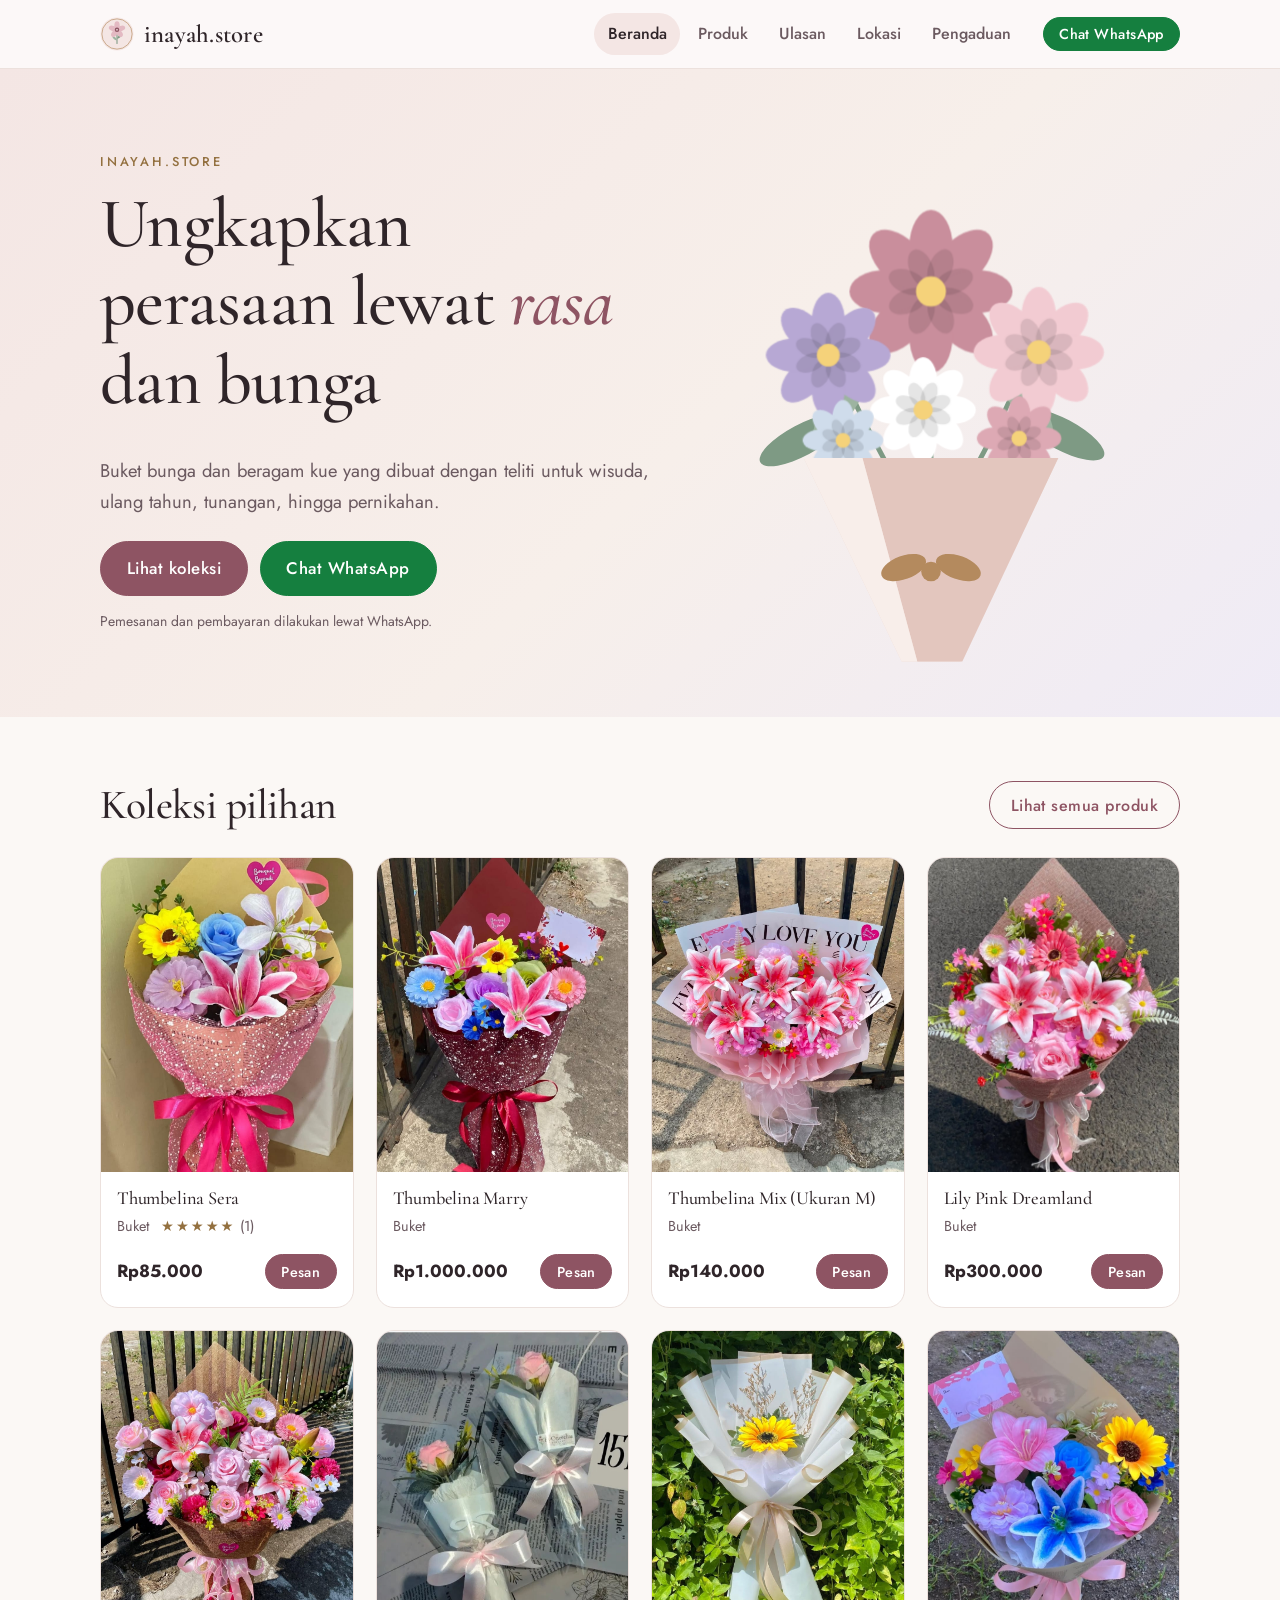
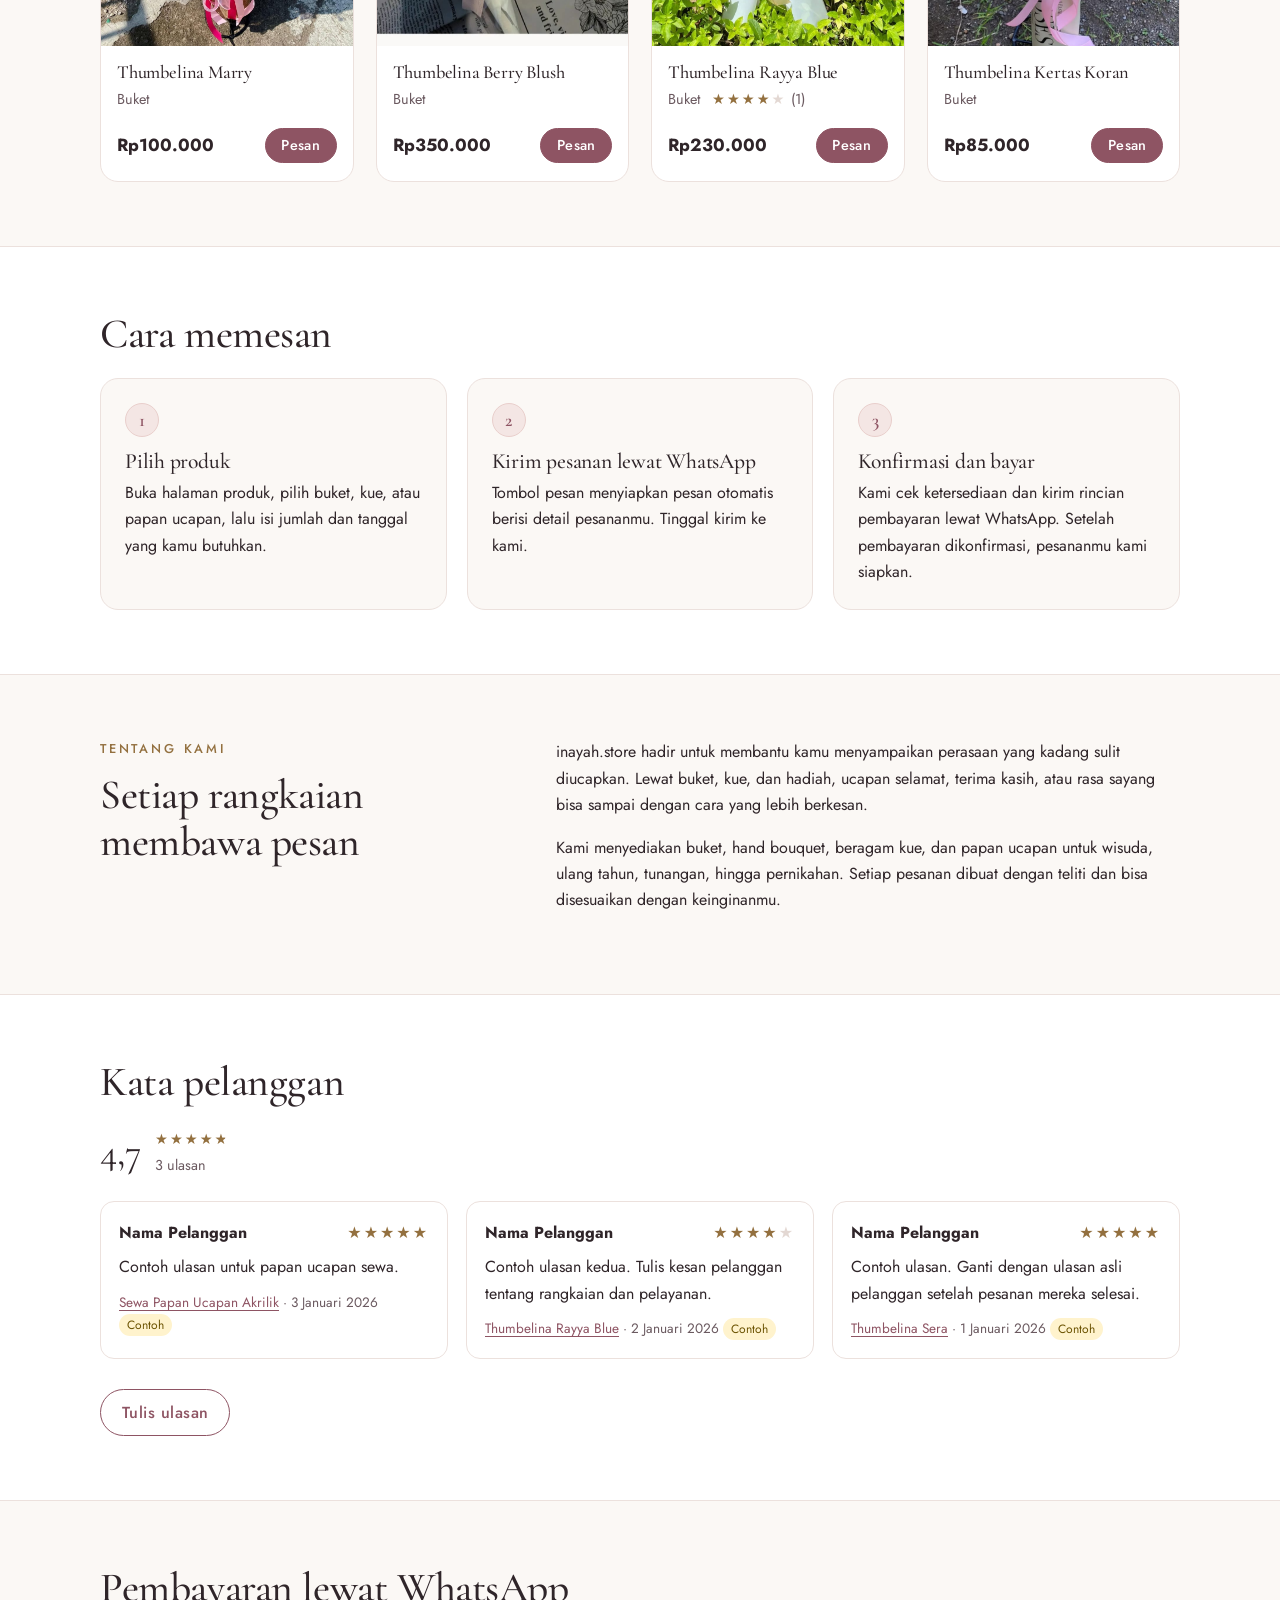
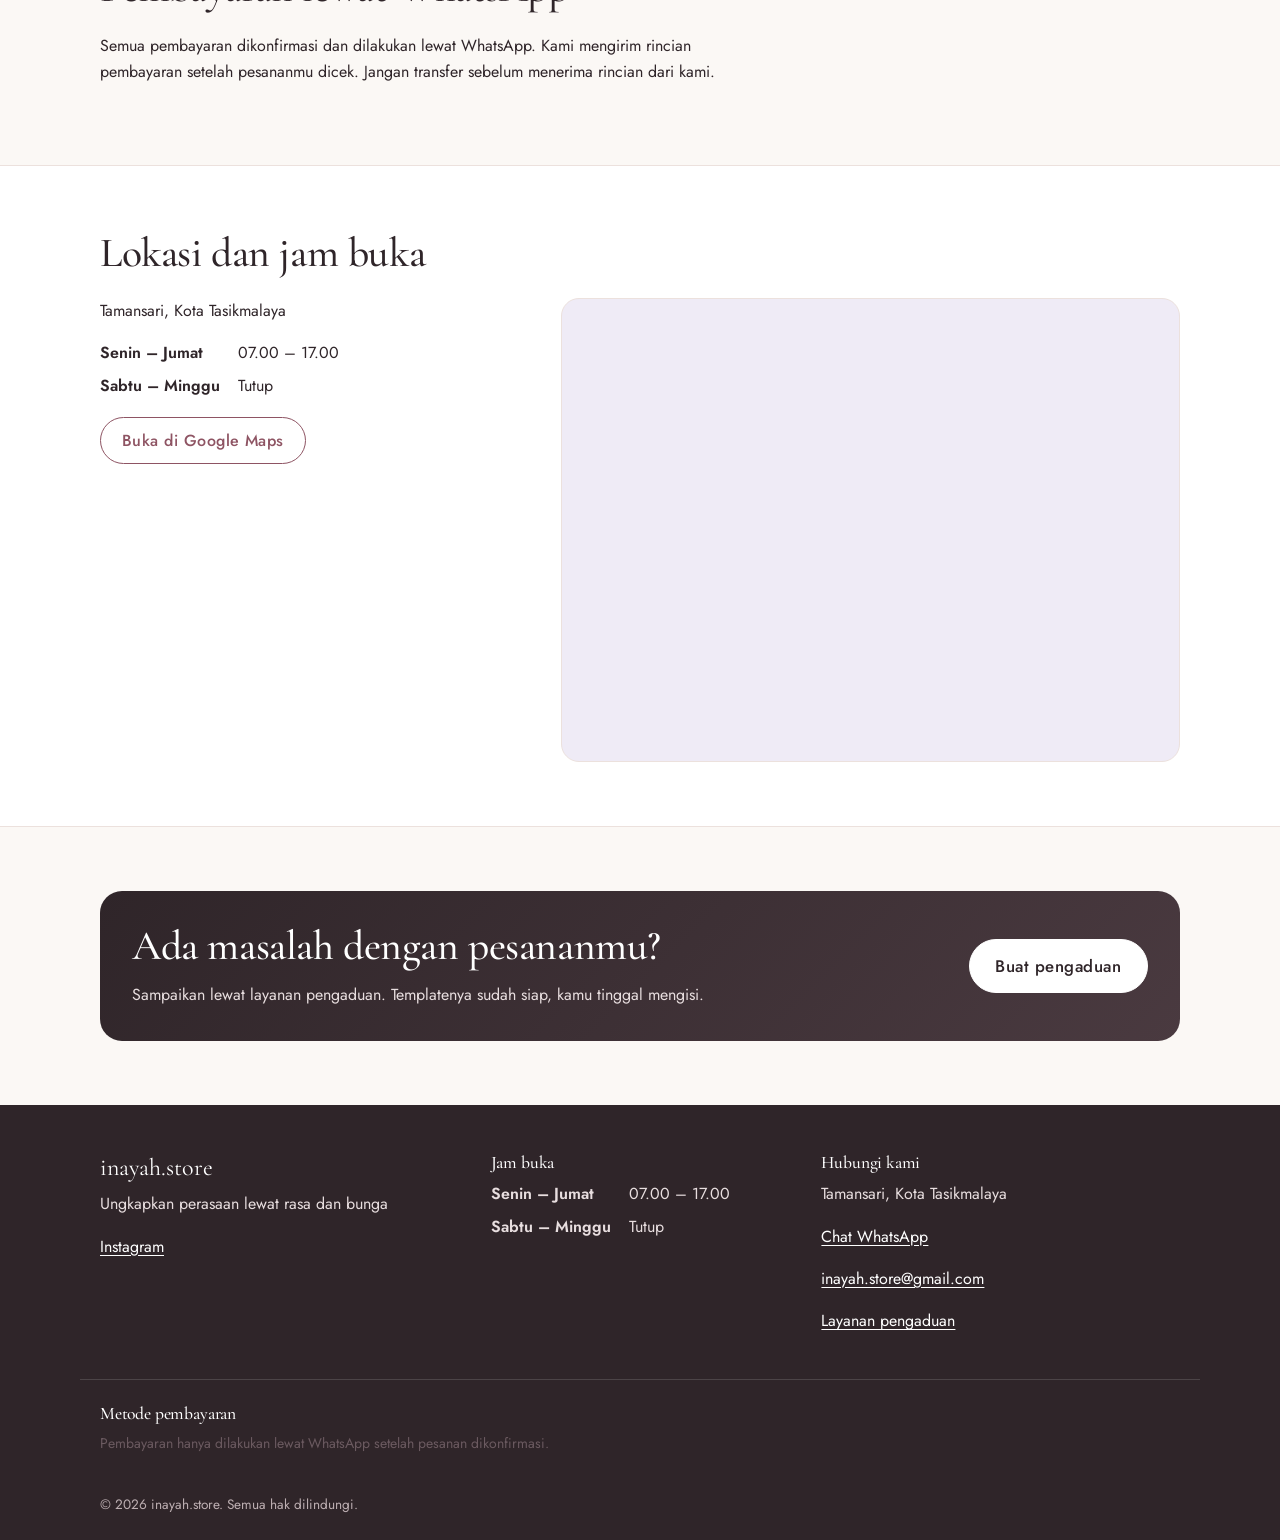
<file: index.html>
<!doctype html>
<html lang="id">
<head>
<title>inayah.store | Ungkapkan perasaan lewat rasa dan bunga</title>
<meta name="description" content="Buket, beragam kue, hadiah, dan papan ucapan untuk wisuda, ulang tahun, tunangan, dan pernikahan. Pesan lewat WhatsApp.">
<meta property="og:title" content="inayah.store">
<meta property="og:description" content="Ungkapkan perasaan lewat rasa dan bunga. Pesan lewat WhatsApp.">
<meta charset="utf-8">
<meta name="viewport" content="width=device-width,initial-scale=1">
<meta name="theme-color" content="#F4E6E4">
<link rel="icon" href="assets/img/favicon.svg" type="image/svg+xml">
<link rel="preconnect" href="https://fonts.googleapis.com">
<link rel="preconnect" href="https://fonts.gstatic.com" crossorigin>
<link href="https://fonts.googleapis.com/css2?family=Cormorant+Garamond:ital,wght@0,500;0,600;1,500&family=Jost:wght@400;500;600&display=swap" rel="stylesheet">
<link rel="stylesheet" href="assets/css/style.css">
</head>
<body data-page="home">
<main id="main">

<section class="hero">
  <div class="wrap hero-grid">
    <div class="hero-copy">
      <p class="eyebrow">inayah.store</p>
      <h1>Ungkapkan perasaan lewat <em>rasa</em> dan bunga</h1>
      <p class="lead" data-text="heroLead">Buket bunga dan beragam kue yang dibuat dengan teliti untuk wisuda, ulang tahun, tunangan, hingga pernikahan.</p>
      <div class="actions">
        <a class="btn btn-lg" href="produk.html">Lihat koleksi</a>
        <a class="btn btn-wa btn-lg" data-wa="Halo inayah.store, saya mau tanya soal buket." href="#setup">Chat WhatsApp</a>
      </div>
      <p class="hint">Pemesanan dan pembayaran dilakukan lewat WhatsApp.</p>
    </div>
    <svg class="hero-art" viewBox="0 0 480 560" role="img" aria-label="Ilustrasi buket bunga">
      <g stroke="#7E9A84" stroke-width="5" stroke-linecap="round" fill="none">
        <path d="M240 420 C240 330 240 250 240 190"/><path d="M232 420 C200 350 160 290 150 250"/><path d="M248 420 C285 350 320 290 335 245"/>
      </g>
      <ellipse cx="108" cy="322" rx="48" ry="16" transform="rotate(-28 108 322)" fill="#7E9A84"/>
      <ellipse cx="374" cy="316" rx="48" ry="16" transform="rotate(28 374 316)" fill="#7E9A84"/>
      <ellipse cx="146" cy="290" rx="40" ry="13" transform="rotate(-52 146 290)" fill="#9DB4A0"/>
      <ellipse cx="338" cy="286" rx="40" ry="13" transform="rotate(52 338 286)" fill="#9DB4A0"/>
      <g class="b" style="--i:0"><use href="#bloom" x="155" y="85" width="170" height="170" style="color:#C98E9C"/></g>
      <g class="b" style="--i:1"><use href="#bloom" x="70" y="170" width="130" height="130" style="color:#B7A8D4"/></g>
      <g class="b" style="--i:2"><use href="#bloom" x="282" y="164" width="136" height="136" style="color:#F2CBD2"/></g>
      <g class="b" style="--i:3"><use href="#bloom" x="177" y="236" width="110" height="110" style="color:#FFFFFF"/></g>
      <g class="b" style="--i:4"><use href="#bloom" x="286" y="276" width="88" height="88" style="color:#DDA9B4"/></g>
      <g class="b" style="--i:5"><use href="#bloom" x="108" y="280" width="84" height="84" style="color:#CFDCEB"/></g>
      <path d="M110 340 L370 340 L270 548 L210 548 Z" fill="#EFDCD6"/>
      <path d="M170 340 L370 340 L272 548 L226 548 Z" fill="#E3C6BE"/>
      <path d="M110 340 L170 340 L226 548 L210 548 Z" fill="#F8EEEA"/>
      <g fill="#B48A5E"><ellipse cx="212" cy="452" rx="24" ry="12" transform="rotate(-20 212 452)"/><ellipse cx="268" cy="452" rx="24" ry="12" transform="rotate(20 268 452)"/><circle cx="240" cy="456" r="10"/></g>
    </svg>
  </div>
</section>

<section class="sec" id="koleksi">
  <div class="wrap">
    <div class="sec-head"><h2>Koleksi pilihan</h2><a class="btn btn-ghost" href="produk.html">Lihat semua produk</a></div>
    <div class="grid" id="unggulan"></div>
  </div>
</section>

<section class="sec sec-alt" id="cara-pesan">
  <div class="wrap">
    <h2>Cara memesan</h2>
    <ol class="steps">
      <li><h3>Pilih produk</h3><p>Buka halaman produk, pilih buket, kue, atau papan ucapan, lalu isi jumlah dan tanggal yang kamu butuhkan.</p></li>
      <li><h3>Kirim pesanan lewat WhatsApp</h3><p>Tombol pesan menyiapkan pesan otomatis berisi detail pesananmu. Tinggal kirim ke kami.</p></li>
      <li><h3>Konfirmasi dan bayar</h3><p>Kami cek ketersediaan dan kirim rincian pembayaran lewat WhatsApp. Setelah pembayaran dikonfirmasi, pesananmu kami siapkan.</p></li>
    </ol>
  </div>
</section>

<section class="sec" id="tentang">
  <div class="wrap about">
    <div><p class="eyebrow">Tentang kami</p><h2 data-text="tentangJudul">Setiap rangkaian membawa pesan</h2></div>
    <div data-paragraf="tentang">
      <p>inayah.store hadir untuk membantu kamu menyampaikan perasaan yang kadang sulit diucapkan. Lewat buket dan hadiah, ucapan selamat, terima kasih, atau rasa sayang bisa sampai dengan cara yang lebih berkesan.</p>
      <p>Kami menyediakan buket, hand bouquet, hadiah, dan papan ucapan untuk wisuda, ulang tahun, tunangan, hingga pernikahan. Setiap pesanan dirangkai dengan teliti dan bisa disesuaikan dengan keinginanmu.</p>
    </div>
  </div>
</section>

<section class="sec sec-alt" id="ulasan">
  <div class="wrap">
    <h2>Kata pelanggan</h2>
    <div id="ulasan-ringkas"></div>
    <div class="reviews" id="ulasan-list"></div>
    <div data-ulasan-form></div>
  </div>
</section>

<section class="sec" id="pembayaran">
  <div class="wrap">
    <h2>Pembayaran lewat WhatsApp</h2>
    <p>Semua pembayaran dikonfirmasi dan dilakukan lewat WhatsApp. Kami mengirim rincian pembayaran setelah pesananmu dicek. Jangan transfer sebelum menerima rincian dari kami.</p>
    <div data-pay></div>
  </div>
</section>

<section class="sec sec-alt" id="lokasi">
  <div class="wrap">
    <h2>Lokasi dan jam buka</h2>
    <div class="lokasi">
      <div>
        <p data-alamat></p>
        <dl class="hours" data-jam></dl>
        <a class="btn btn-ghost" data-maplink href="#" target="_blank" rel="noopener">Buka di Google Maps</a>
      </div>
      <div class="map" data-map></div>
    </div>
  </div>
</section>

<section class="sec">
  <div class="wrap">
    <div class="band">
      <div><h2>Ada masalah dengan pesananmu?</h2><p>Sampaikan lewat layanan pengaduan. Templatenya sudah siap, kamu tinggal mengisi.</p></div>
      <a class="btn btn-lg" href="pengaduan.html">Buat pengaduan</a>
    </div>
  </div>
</section>

</main>
<noscript><p class="wrap">Situs ini memerlukan JavaScript untuk menampilkan produk.</p></noscript>
<script src="assets/js/loader.js" defer></script>
</body>
</html>
</file>
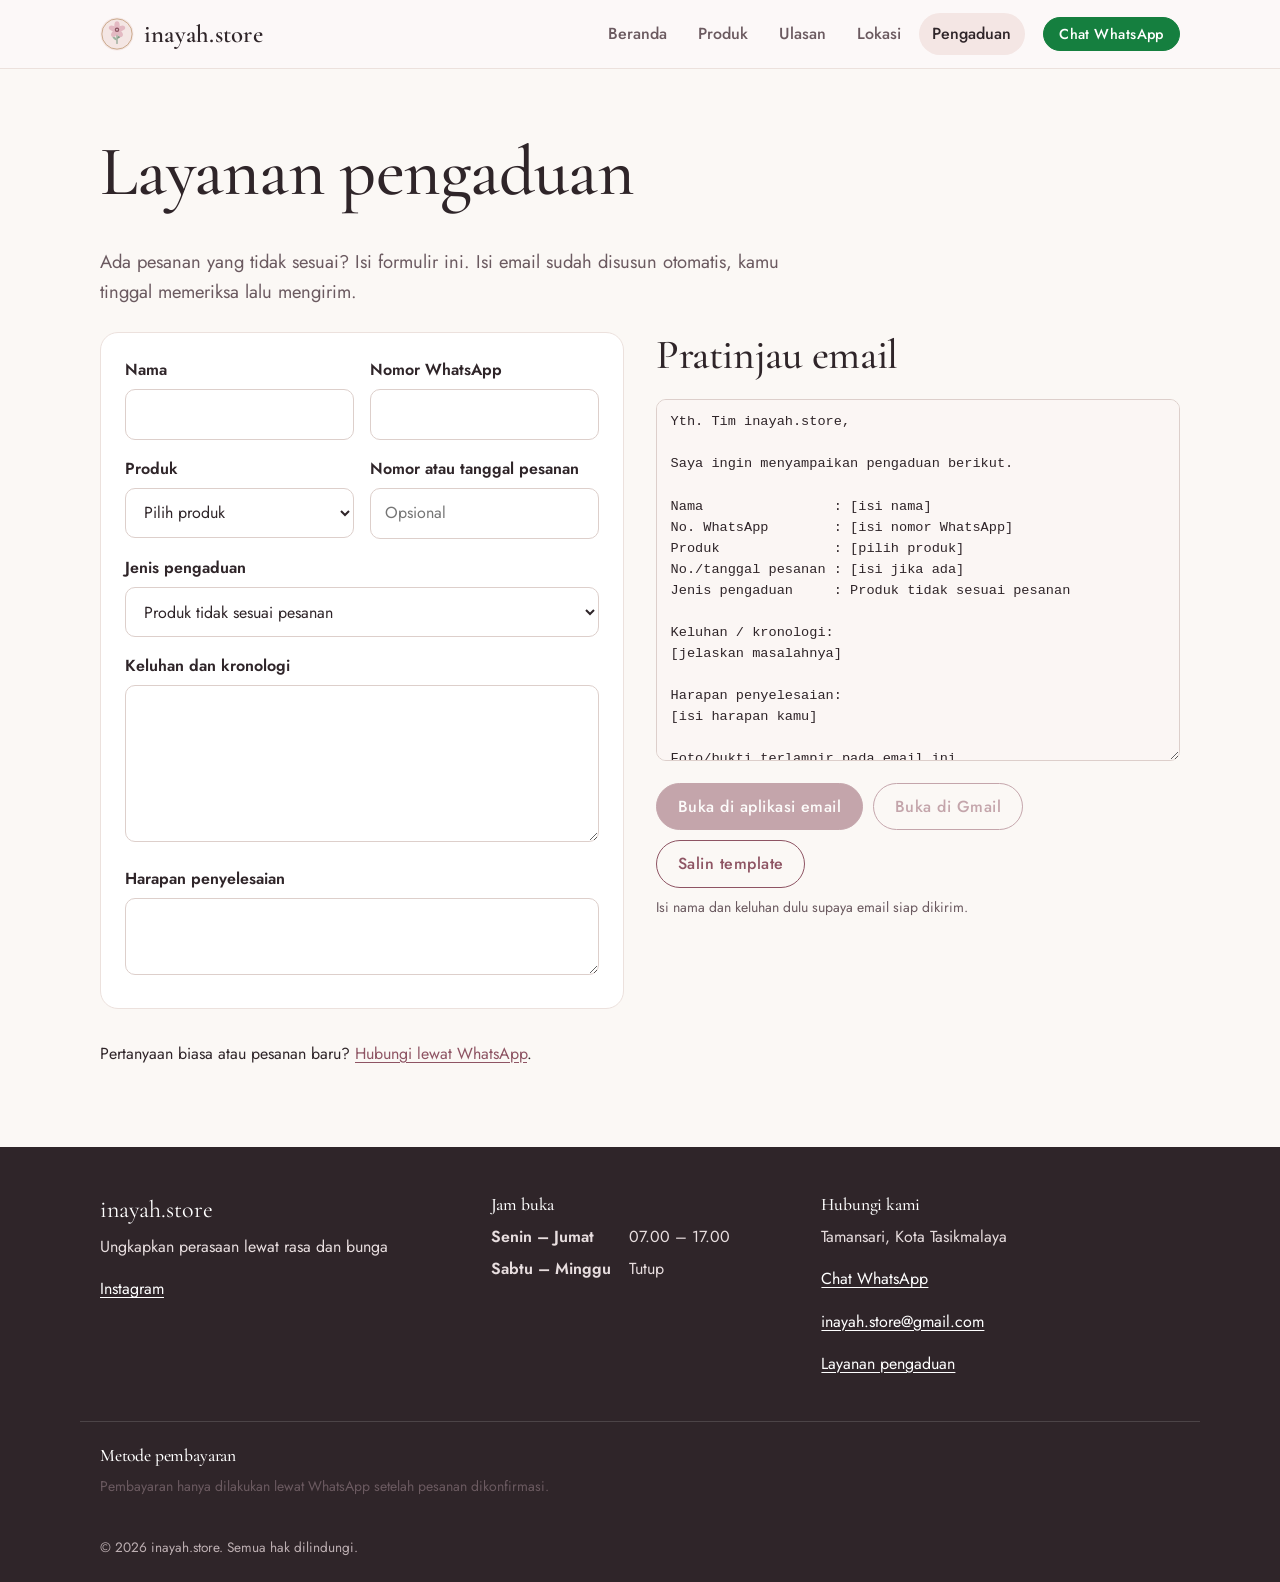
<file: pengaduan.html>
<!doctype html>
<html lang="id">
<head>
<title>Layanan pengaduan | inayah.store</title>
<meta name="description" content="Sampaikan pengaduan pesananmu lewat email. Template sudah disiapkan, tinggal diisi.">
<meta charset="utf-8">
<meta name="viewport" content="width=device-width,initial-scale=1">
<meta name="theme-color" content="#F4E6E4">
<link rel="icon" href="assets/img/favicon.svg" type="image/svg+xml">
<link rel="preconnect" href="https://fonts.googleapis.com">
<link rel="preconnect" href="https://fonts.gstatic.com" crossorigin>
<link href="https://fonts.googleapis.com/css2?family=Cormorant+Garamond:ital,wght@0,500;0,600;1,500&family=Jost:wght@400;500;600&display=swap" rel="stylesheet">
<link rel="stylesheet" href="assets/css/style.css">
</head>
<body data-page="pengaduan">
<main id="main" class="wrap sec">
  <h1>Layanan pengaduan</h1>
  <p class="lead">Ada pesanan yang tidak sesuai? Isi formulir ini. Isi email sudah disusun otomatis, kamu tinggal memeriksa lalu mengirim.</p>
  <div class="two-col">
    <form id="form-pengaduan" class="formcard" style="margin-top:0" novalidate>
      <div class="two">
        <div class="field"><label for="p-nama">Nama</label><input id="p-nama" autocomplete="name" maxlength="80"></div>
        <div class="field"><label for="p-wa">Nomor WhatsApp</label><input id="p-wa" type="tel" autocomplete="tel" inputmode="tel" maxlength="20"></div>
      </div>
      <div class="two">
        <div class="field"><label for="p-produk">Produk</label><select id="p-produk"></select></div>
        <div class="field"><label for="p-pesanan">Nomor atau tanggal pesanan</label><input id="p-pesanan" maxlength="60" placeholder="Opsional"></div>
      </div>
      <div class="field"><label for="p-jenis">Jenis pengaduan</label>
        <select id="p-jenis"><option>Produk tidak sesuai pesanan</option><option>Kondisi bunga atau rangkaian kurang baik</option><option>Pesanan terlambat</option><option>Papan ucapan bermasalah</option><option>Pelayanan admin</option><option>Lainnya</option></select></div>
      <div class="field"><label for="p-detail">Keluhan dan kronologi</label><textarea id="p-detail" rows="5" maxlength="1200"></textarea></div>
      <div class="field" style="margin-bottom:0"><label for="p-harapan">Harapan penyelesaian</label><textarea id="p-harapan" rows="2" maxlength="400"></textarea></div>
    </form>
    <div>
      <h2>Pratinjau email</h2>
      <label class="sr" for="pratinjau">Isi email</label>
      <textarea id="pratinjau" readonly rows="16"></textarea>
      <div class="actions">
        <a id="k-mail" class="btn disabled" href="#">Buka di aplikasi email</a>
        <a id="k-gmail" class="btn btn-ghost disabled" href="#" target="_blank" rel="noopener">Buka di Gmail</a>
        <button type="button" id="k-salin" class="btn btn-ghost">Salin template</button>
      </div>
      <p class="hint" id="p-info" aria-live="polite"></p>
    </div>
  </div>
  <p style="margin-top:32px">Pertanyaan biasa atau pesanan baru? <a data-wa="Halo inayah.store, saya mau tanya." href="#setup">Hubungi lewat WhatsApp</a>.</p>
</main>
<noscript><p class="wrap">Formulir ini memerlukan JavaScript.</p></noscript>
<script src="assets/js/loader.js" defer></script>
</body>
</html>
</file>
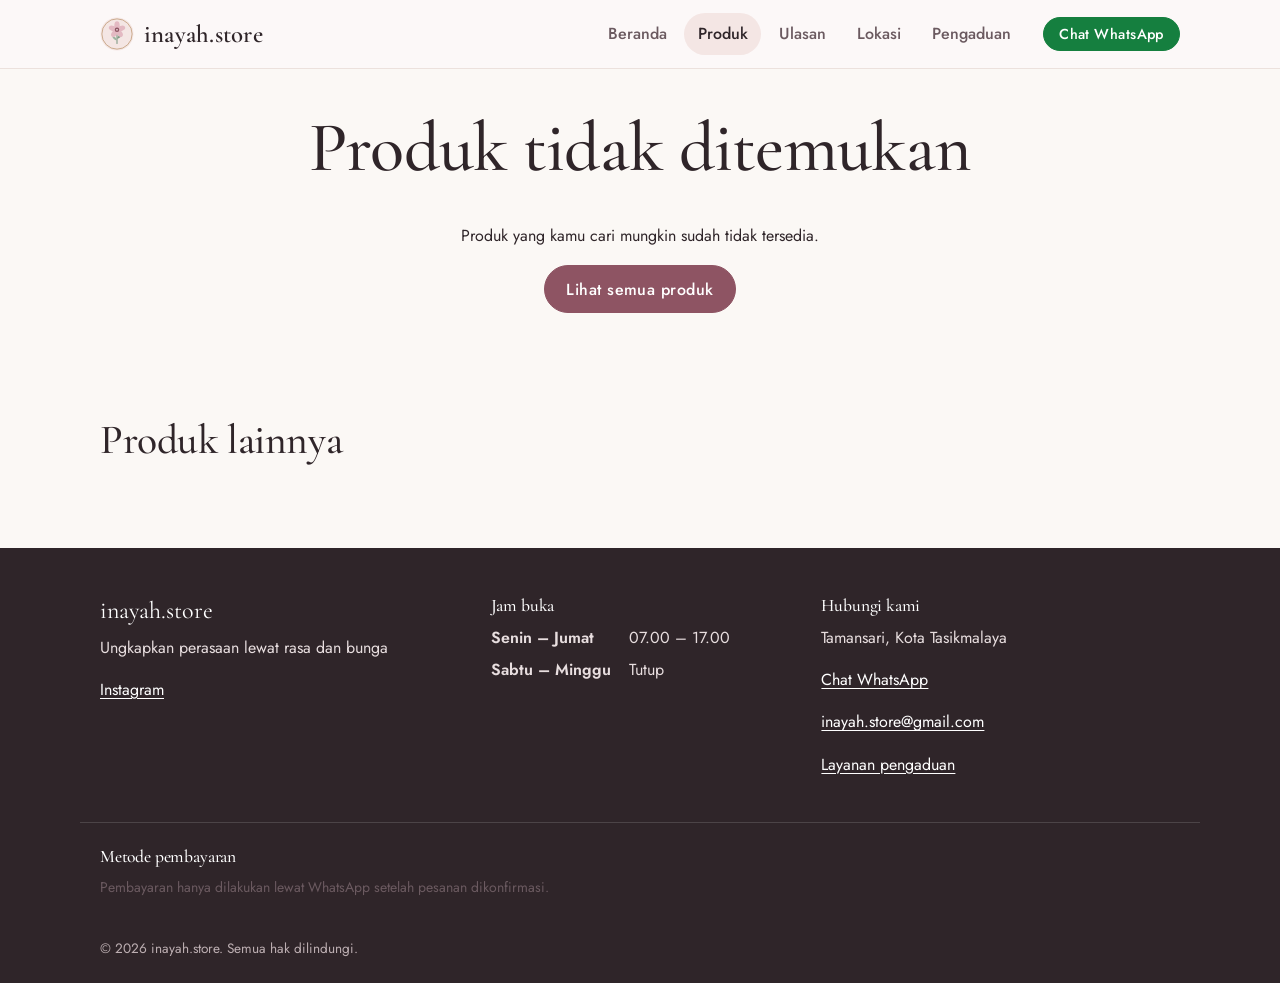
<file: produk-detail.html>
<!doctype html>
<html lang="id">
<head>
<title>Detail produk | inayah.store</title>
<meta name="description" content="Detail produk inayah.store. Pesan lewat WhatsApp.">
<meta charset="utf-8">
<meta name="viewport" content="width=device-width,initial-scale=1">
<meta name="theme-color" content="#F4E6E4">
<link rel="icon" href="assets/img/favicon.svg" type="image/svg+xml">
<link rel="preconnect" href="https://fonts.googleapis.com">
<link rel="preconnect" href="https://fonts.gstatic.com" crossorigin>
<link href="https://fonts.googleapis.com/css2?family=Cormorant+Garamond:ital,wght@0,500;0,600;1,500&family=Jost:wght@400;500;600&display=swap" rel="stylesheet">
<link rel="stylesheet" href="assets/css/style.css">
</head>
<body data-page="produk">
<main id="main" class="wrap">
  <div id="detail"></div>
  <section id="ulasan-produk-wrap" class="sec-mini">
    <h2>Ulasan produk</h2>
    <div class="reviews" id="ulasan-produk"></div>
    <div data-ulasan-form data-produk-url></div>
  </section>
  <section class="sec">
    <h2>Produk lainnya</h2>
    <div class="grid" id="terkait"></div>
  </section>
</main>
<noscript><p class="wrap">Situs ini memerlukan JavaScript untuk menampilkan produk.</p></noscript>
<script src="assets/js/loader.js" defer></script>
</body>
</html>
</file>
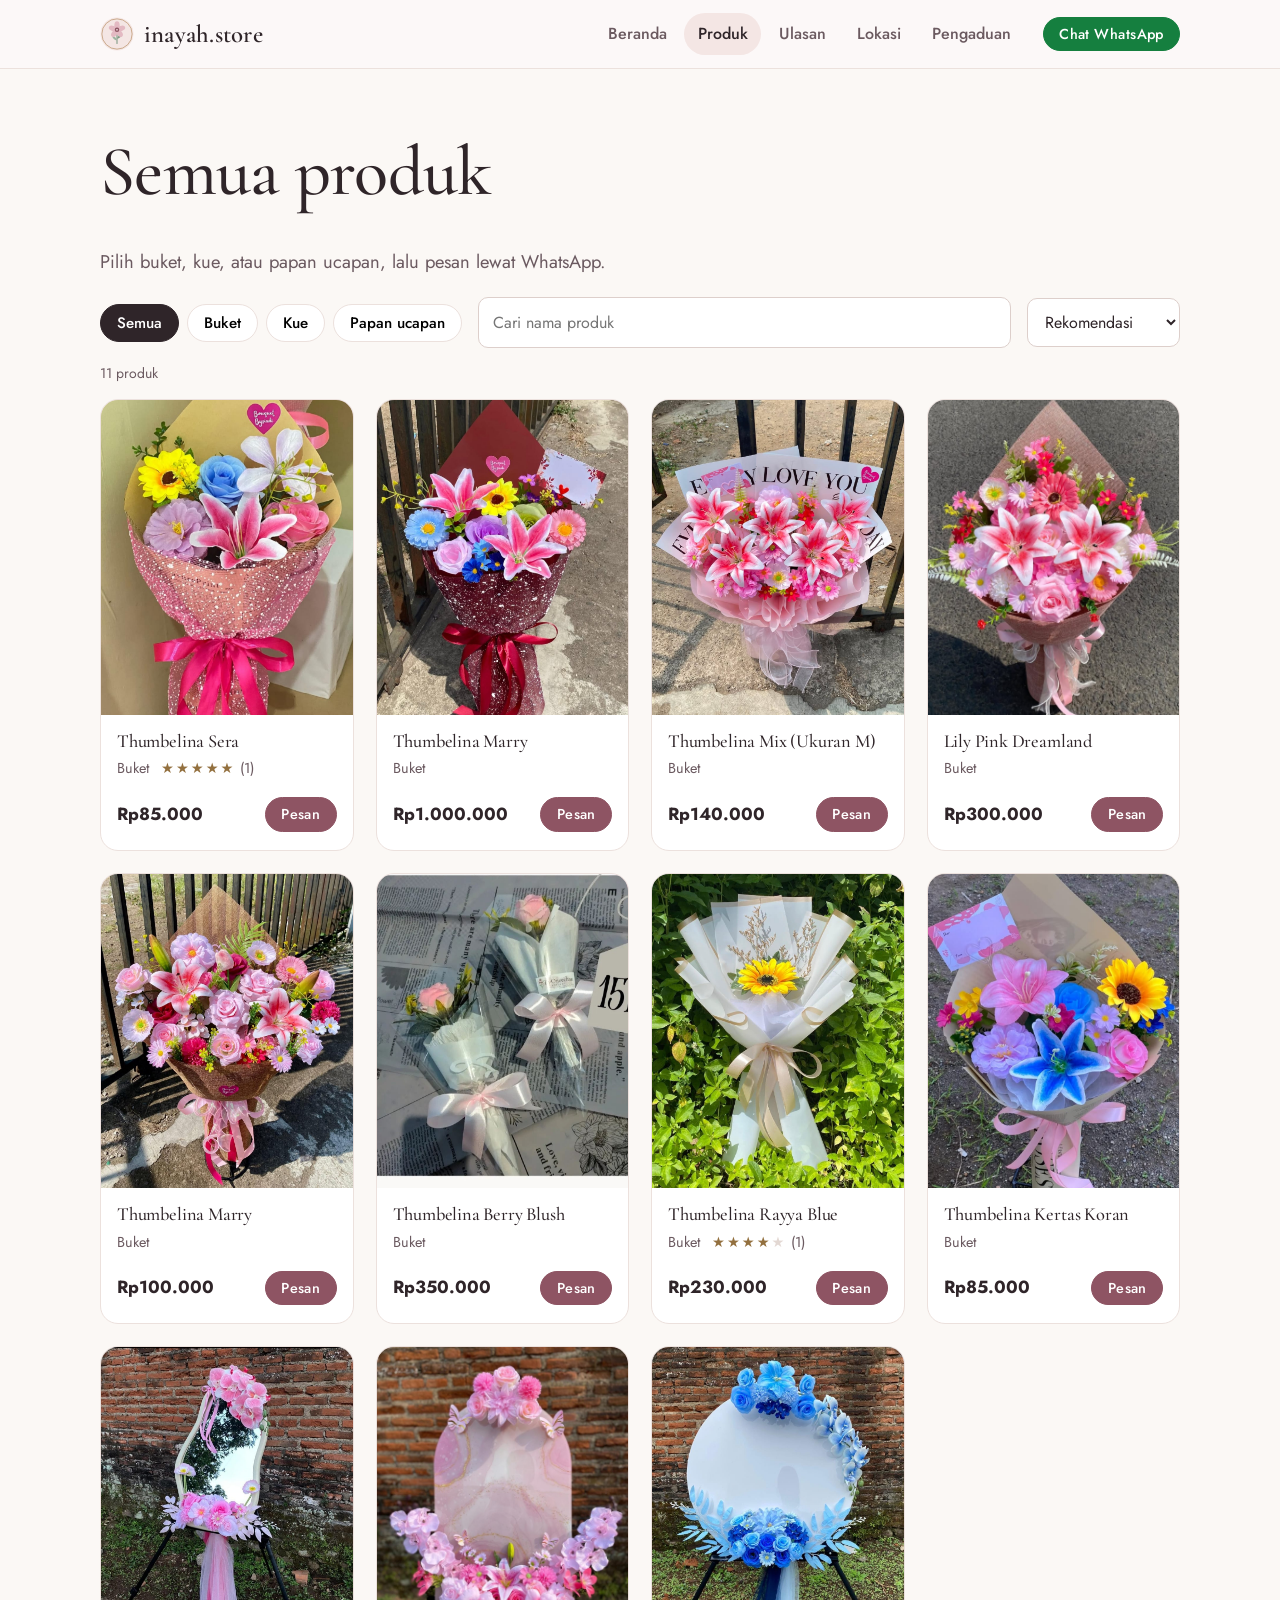
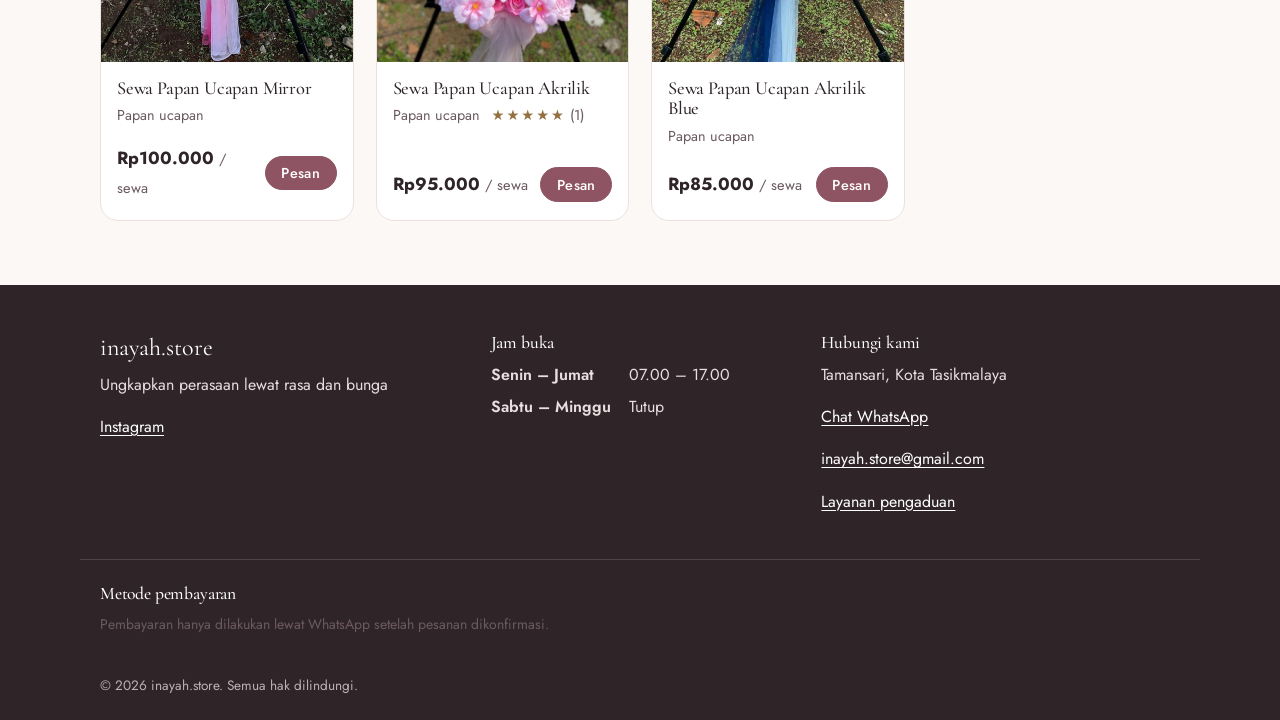
<file: produk.html>
<!doctype html>
<html lang="id">
<head>
<title>Semua produk | inayah.store</title>
<meta name="description" content="Daftar buket, kue, dan papan ucapan sewa dari inayah.store. Pesan lewat WhatsApp.">
<meta charset="utf-8">
<meta name="viewport" content="width=device-width,initial-scale=1">
<meta name="theme-color" content="#F4E6E4">
<link rel="icon" href="assets/img/favicon.svg" type="image/svg+xml">
<link rel="preconnect" href="https://fonts.googleapis.com">
<link rel="preconnect" href="https://fonts.gstatic.com" crossorigin>
<link href="https://fonts.googleapis.com/css2?family=Cormorant+Garamond:ital,wght@0,500;0,600;1,500&family=Jost:wght@400;500;600&display=swap" rel="stylesheet">
<link rel="stylesheet" href="assets/css/style.css">
</head>
<body data-page="produk">
<main id="main" class="wrap sec">
  <h1>Semua produk</h1>
  <p class="lead">Pilih buket, kue, atau papan ucapan, lalu pesan lewat WhatsApp.</p>
  <div class="toolbar">
    <div class="chips" role="group" aria-label="Kategori">
      <button type="button" class="chip" data-kat="semua" aria-pressed="true">Semua</button>
      <button type="button" class="chip" data-kat="buket" aria-pressed="false">Buket</button>
      <button type="button" class="chip" data-kat="kue" aria-pressed="false">Kue</button>
      <button type="button" class="chip" data-kat="papan" aria-pressed="false">Papan ucapan</button>
    </div>
    <div class="grow"><label class="sr" for="cari">Cari produk</label><input id="cari" type="search" placeholder="Cari nama produk"></div>
    <div><label class="sr" for="urut">Urutkan</label>
      <select id="urut"><option value="rekomendasi">Rekomendasi</option><option value="murah">Harga terendah</option><option value="mahal">Harga tertinggi</option><option value="nama">Nama A–Z</option></select></div>
  </div>
  <p id="jumlah" class="hint" aria-live="polite"></p>
  <div class="grid" id="daftar"></div>
  <div class="empty" id="kosong" hidden><h2>Produk tidak ditemukan</h2><p>Coba kata kunci lain atau tampilkan semua produk.</p><button type="button" class="btn" id="reset">Tampilkan semua</button></div>
</main>
<noscript><p class="wrap">Situs ini memerlukan JavaScript untuk menampilkan produk.</p></noscript>
<script src="assets/js/loader.js" defer></script>
</body>
</html>
</file>
<file: assets/css/style.css>
/* style.css — semua warna & ukuran utama ada di :root. Ubah di sana untuk ganti tampilan. */
:root{
  /* inayah.store — pastel elegan */
  --ink:#2F2529; --ink-2:#6B5A60; --paper:#FBF8F5; --blush:#F4E6E4; --blush-2:#E9CFCC;
  --berry:#8E5463; --berry-d:#723F4D; --leaf:#7E9A84; --sky:#C9BEDF; --sky-d:#6E5F96; --sky-l:#EFEBF6;
  --gold:#93703F; --sage-l:#E7EEE6;
  --line:#ECE1DD; --wa:#157F3F; --wa-d:#0F6A33;
  --f-display:"Cormorant Garamond",Georgia,"Times New Roman",serif;
  --f-body:"Jost",system-ui,-apple-system,"Segoe UI",Roboto,sans-serif;
}
*,*::before,*::after{box-sizing:border-box}
html{scroll-behavior:smooth;-webkit-text-size-adjust:100%}
body{margin:0;font:400 1rem/1.65 var(--f-body);color:var(--ink);background:var(--paper)}
img,svg{max-width:100%;display:block}
a{color:var(--berry);text-underline-offset:3px}
h1,h2,h3{font-family:var(--f-display);font-weight:500;line-height:1.12;margin:0 0 .5em;letter-spacing:-.01em}
h1{font-size:clamp(2.5rem,6.4vw,4.4rem)}
h2{font-size:clamp(1.75rem,3.6vw,2.6rem)}
h3{font-size:1.35rem}
p{margin:0 0 1em;max-width:62ch}
code{font-size:.9em;background:rgba(0,0,0,.06);padding:1px 5px;border-radius:5px}
:focus-visible{outline:3px solid var(--sky-d);outline-offset:3px;border-radius:6px}
.wrap{max-width:1120px;margin-inline:auto;padding-inline:20px}
.sr{position:absolute;width:1px;height:1px;overflow:hidden;clip:rect(0 0 0 0);white-space:nowrap}
.skip{position:absolute;left:-999px}
.skip:focus{left:12px;top:12px;z-index:50;background:#fff;padding:8px 12px;border-radius:8px}
.lead{font-size:1.15rem;color:var(--ink-2)}
.hint,.small{font-size:.875rem;color:var(--ink-2)}
.setup-note{background:#FFF3CD;color:#5c4700;font-size:.85rem;padding:8px 20px;text-align:center}

/* Header */
.site-header{position:sticky;top:0;z-index:20;background:rgba(252,248,248,.94);backdrop-filter:blur(8px);border-bottom:1px solid var(--line)}
.bar{display:flex;align-items:center;gap:18px;min-height:68px}
.brand{display:flex;align-items:center;gap:10px;font:600 1.55rem var(--f-display);letter-spacing:.01em;color:var(--ink);text-decoration:none;margin-right:auto}
.nav{display:flex;gap:4px}
.nav a{padding:.5rem .85rem;border-radius:999px;color:var(--ink-2);text-decoration:none;font-weight:500}
.nav a:hover,.nav a[aria-current]{background:var(--blush);color:var(--ink)}
.menu-btn{display:none;padding:.45rem .9rem;border-radius:999px;border:1.5px solid var(--line);background:#fff;font:600 .95rem var(--f-body);cursor:pointer}
@media(max-width:820px){
  .menu-btn{display:inline-flex}
  .bar .btn-wa{display:none}
  .nav{display:none;position:absolute;left:0;right:0;top:100%;flex-direction:column;background:var(--paper);padding:10px 20px 18px;border-bottom:1px solid var(--line)}
  .site-header.open .nav{display:flex}
}

/* Tombol */
.btn{display:inline-flex;align-items:center;justify-content:center;gap:8px;padding:.7rem 1.3rem;border-radius:999px;border:1.5px solid var(--berry);background:var(--berry);color:#fff;font:600 1rem var(--f-body);text-decoration:none;cursor:pointer;transition:background .15s,color .15s}
.btn:hover{background:var(--berry-d);border-color:var(--berry-d)}
.btn-ghost{background:transparent;color:var(--berry)}
.btn-ghost:hover{background:var(--blush);color:var(--berry-d)}
.btn-wa{background:var(--wa);border-color:var(--wa)}
.btn-wa:hover{background:var(--wa-d);border-color:var(--wa-d)}
.btn-sm{padding:.4rem .95rem;font-size:.9rem}
.btn-lg{padding:.9rem 1.6rem;font-size:1.05rem}
.btn.disabled{opacity:.5;cursor:not-allowed}
summary.btn{list-style:none;display:inline-flex}
summary.btn::-webkit-details-marker{display:none}

/* Hero */
.hero{background:linear-gradient(135deg,var(--blush) 0%,#F7EFEA 55%,var(--sky-l) 100%);overflow:hidden}
.hero-grid{display:grid;grid-template-columns:1.05fr .95fr;align-items:center;gap:32px;padding-block:56px 44px}
.hero .actions{display:flex;flex-wrap:wrap;gap:12px;margin:24px 0 14px}
.hero-art{width:100%;max-width:470px;justify-self:center}
.hero-art .b{transform-box:fill-box;transform-origin:center;animation:pop .7s cubic-bezier(.2,.9,.3,1.2) both;animation-delay:calc(var(--i,0)*90ms)}
@keyframes pop{from{transform:scale(.2) rotate(-25deg);opacity:0}to{transform:none;opacity:1}}
@media(max-width:820px){.hero-grid{grid-template-columns:1fr;padding-block:36px 28px}.hero-art{max-width:320px}}
@media(prefers-reduced-motion:reduce){*{animation:none!important;transition:none!important;scroll-behavior:auto!important}}

/* Seksi */
.sec{padding-block:64px}
.sec-alt{background:#fff;border-block:1px solid var(--line)}
.sec-head{display:flex;justify-content:space-between;align-items:flex-end;gap:16px;flex-wrap:wrap;margin-bottom:28px}
.sec-head h2{margin:0}
.steps{display:grid;grid-template-columns:repeat(3,1fr);gap:20px;counter-reset:s;padding:0;list-style:none;margin:0}
.steps li{counter-increment:s;padding:24px;border-radius:18px;background:var(--paper);border:1px solid var(--line)}
.steps li::before{content:counter(s);display:grid;place-items:center;width:34px;height:34px;border-radius:50%;background:var(--blush);color:var(--berry);border:1px solid var(--blush-2);font:600 1.15rem var(--f-display);margin-bottom:12px}
.steps h3{margin-bottom:.3em}.steps p{margin:0}
.about{display:grid;grid-template-columns:.8fr 1.2fr;gap:40px;align-items:start}
@media(max-width:820px){.steps,.about,.lokasi,.two-col{grid-template-columns:1fr!important}}

/* Kartu produk */
.grid{display:grid;grid-template-columns:repeat(auto-fill,minmax(220px,1fr));gap:22px}
.card{display:flex;flex-direction:column;background:#fff;border:1px solid var(--line);border-radius:18px;overflow:hidden}
.thumb{position:relative;display:block;aspect-ratio:4/5;background:var(--blush)}
.thumb>*{position:absolute;inset:0;width:100%;height:100%}
.thumb img{object-fit:cover}
.card-body{padding:16px 16px 18px;display:flex;flex-direction:column;gap:6px;flex:1}
.card h3{margin:0;font-size:1.15rem}
.card h3 a{color:inherit;text-decoration:none}
.card h3 a:hover{color:var(--berry)}
.meta{display:flex;flex-wrap:wrap;gap:4px 12px;align-items:center;color:var(--ink-2);font-size:.9rem;margin:0}
.meta a{color:inherit;text-decoration:none}
.buy{display:flex;align-items:center;justify-content:space-between;gap:10px;margin-top:auto;padding-top:10px}
.price{font-size:1.1rem}
.price small{font-weight:400;color:var(--ink-2)}
.stars{background:linear-gradient(90deg,var(--gold) var(--p),#E3D8D3 var(--p));-webkit-background-clip:text;background-clip:text;-webkit-text-fill-color:transparent;letter-spacing:2px;white-space:nowrap}

/* Toolbar produk */
.toolbar{display:flex;flex-wrap:wrap;gap:12px 16px;align-items:center;margin:20px 0 14px}
.chips{display:flex;gap:8px;flex-wrap:wrap}
.chip{padding:.45rem 1rem;border-radius:999px;border:1.5px solid var(--line);background:#fff;font:500 .95rem var(--f-body);cursor:pointer}
.chip[aria-pressed="true"]{background:var(--ink);color:#fff;border-color:var(--ink)}
.toolbar .grow{flex:1;min-width:180px}
.toolbar select{width:auto}
.empty{padding:40px 0;text-align:center}.empty p{margin-inline:auto}
.empty-note{color:var(--ink-2)}

/* Detail */
.crumb{font-size:.9rem;color:var(--ink-2);margin:22px 0}
.crumb a{color:inherit}
.detail{display:grid;grid-template-columns:1fr 1fr;gap:40px;align-items:start;margin-bottom:56px}
.thumb.big{border-radius:22px;overflow:hidden;position:sticky;top:90px}
.price.big{font-size:1.8rem}
.order{background:#fff;border:1px solid var(--line);border-radius:18px;padding:22px;margin-top:20px}
.total{display:flex;justify-content:space-between;margin:6px 0 16px;max-width:none}
@media(max-width:820px){.detail{grid-template-columns:1fr}.thumb.big{position:static}}

/* Formulir */
.field{margin-bottom:16px}
.field label,legend{display:block;font-weight:600;margin-bottom:6px;padding:0}
input,select,textarea{width:100%;font:inherit;color:inherit;background:#fff;border:1.5px solid #DDCFCB;border-radius:10px;padding:.7rem .85rem}
input:focus,select:focus,textarea:focus{outline:3px solid var(--sky);border-color:var(--sky-d)}
textarea{resize:vertical}
.formcard{background:#fff;border:1px solid var(--line);border-radius:18px;padding:24px;margin-top:16px}
.two{display:grid;grid-template-columns:1fr 1fr;gap:0 16px}
@media(max-width:520px){.two{grid-template-columns:1fr}}
.two-col{display:grid;grid-template-columns:1fr 1fr;gap:32px;align-items:start;margin-top:24px}
#pratinjau{font:.85rem/1.55 ui-monospace,Menlo,Consolas,monospace;background:#FBF6F4;min-height:22rem}
.actions{display:flex;flex-wrap:wrap;gap:10px;margin:14px 0 8px}
.ratefs{border:0;padding:0;margin:0 0 16px}
.rate{display:flex;flex-direction:row-reverse;justify-content:flex-end;gap:2px}
.rate input{position:absolute;opacity:0;width:1px;height:1px}
.rate label{font-size:2rem;line-height:1;color:#DDCFCB;cursor:pointer;margin:0}
.rate input:checked~label,.rate label:hover,.rate label:hover~label{color:var(--berry)}
.rate input:focus-visible+label{outline:3px solid var(--sky-d);outline-offset:2px;border-radius:4px}
.write summary{margin-top:8px}

/* Ulasan */
.reviews{display:grid;grid-template-columns:repeat(auto-fill,minmax(260px,1fr));gap:18px;margin-bottom:22px}
.review{background:#fff;border:1px solid var(--line);border-radius:14px;padding:18px}
.review header{display:flex;justify-content:space-between;gap:8px;align-items:center;margin-bottom:8px}
.review p{margin:0 0 10px}
.review footer{font-size:.85rem;color:var(--ink-2)}
.badge-demo{font-size:.75rem;background:#FFF3CD;color:#6b5200;padding:2px 8px;border-radius:999px}
.summary{display:flex;align-items:center;gap:14px;margin-bottom:22px}
.summary strong{font:2.4rem/1 var(--f-display)}
.summary span{font-size:.9rem;color:var(--ink-2)}

/* Pembayaran */
.pay{display:flex;flex-wrap:wrap;gap:10px;list-style:none;padding:0;margin:12px 0}
.pay li{border-radius:8px;overflow:hidden;box-shadow:0 0 0 1px var(--line);line-height:0}
.pay img{width:72px;height:30px}

/* Lokasi */
.lokasi{display:grid;grid-template-columns:.9fr 1.3fr;gap:32px;align-items:start}
.hours{display:grid;grid-template-columns:auto 1fr;gap:6px 18px;margin:0 0 18px}
.hours dd{margin:0}.hours dt{font-weight:600}
.map{aspect-ratio:4/3;border-radius:18px;overflow:hidden;border:1px solid var(--line);background:var(--sky-l)}
.map iframe{width:100%;height:100%;border:0}
.map-empty{display:grid;place-items:center;height:100%;padding:24px;text-align:center;color:var(--ink-2)}

/* Pengaduan */
.band{background:var(--ink);color:#fff;border-radius:22px;padding:32px;display:flex;justify-content:space-between;align-items:center;gap:20px;flex-wrap:wrap}
.band h2{margin:0 0 .3em}.band p{margin:0;color:#E8DEDF}
.band .btn{background:#fff;color:var(--ink);border-color:#fff}
.band .btn:hover{background:var(--blush)}

/* Footer */
.site-footer{background:var(--ink);color:#E8DEDF;padding-top:48px}
.site-footer a{color:#fff}
.site-footer h3{color:#fff;font-size:1.1rem}
.foot{display:grid;grid-template-columns:1.2fr 1fr 1.2fr;gap:32px}
.foot-brand{font:1.5rem var(--f-display);color:#fff;margin-bottom:.4em}
.foot-pay{margin-top:28px;padding-top:24px;border-top:1px solid rgba(255,255,255,.14)}
.foot-pay .pay li{box-shadow:none}
.copy{padding-block:24px;font-size:.85rem;color:#BDAFB2}
@media(max-width:820px){.foot{grid-template-columns:1fr}}
.sec-mini{padding-block:0 40px}
[hidden]{display:none!important}

/* inayah.store — sentuhan elegan */
.eyebrow{font:500 .8rem var(--f-body);letter-spacing:.22em;text-transform:uppercase;color:var(--gold);margin:0 0 14px}
h1 em,h2 em{font-style:italic;color:var(--berry)}
.btn{letter-spacing:.03em;font-weight:500}
.card{transition:transform .25s ease,box-shadow .25s ease}
.card:hover{transform:translateY(-3px);box-shadow:0 14px 30px -18px rgba(47,37,41,.35)}
.sec-alt{background:#fff}
.band{background:linear-gradient(135deg,var(--ink),#4A3A40)}
</file>
